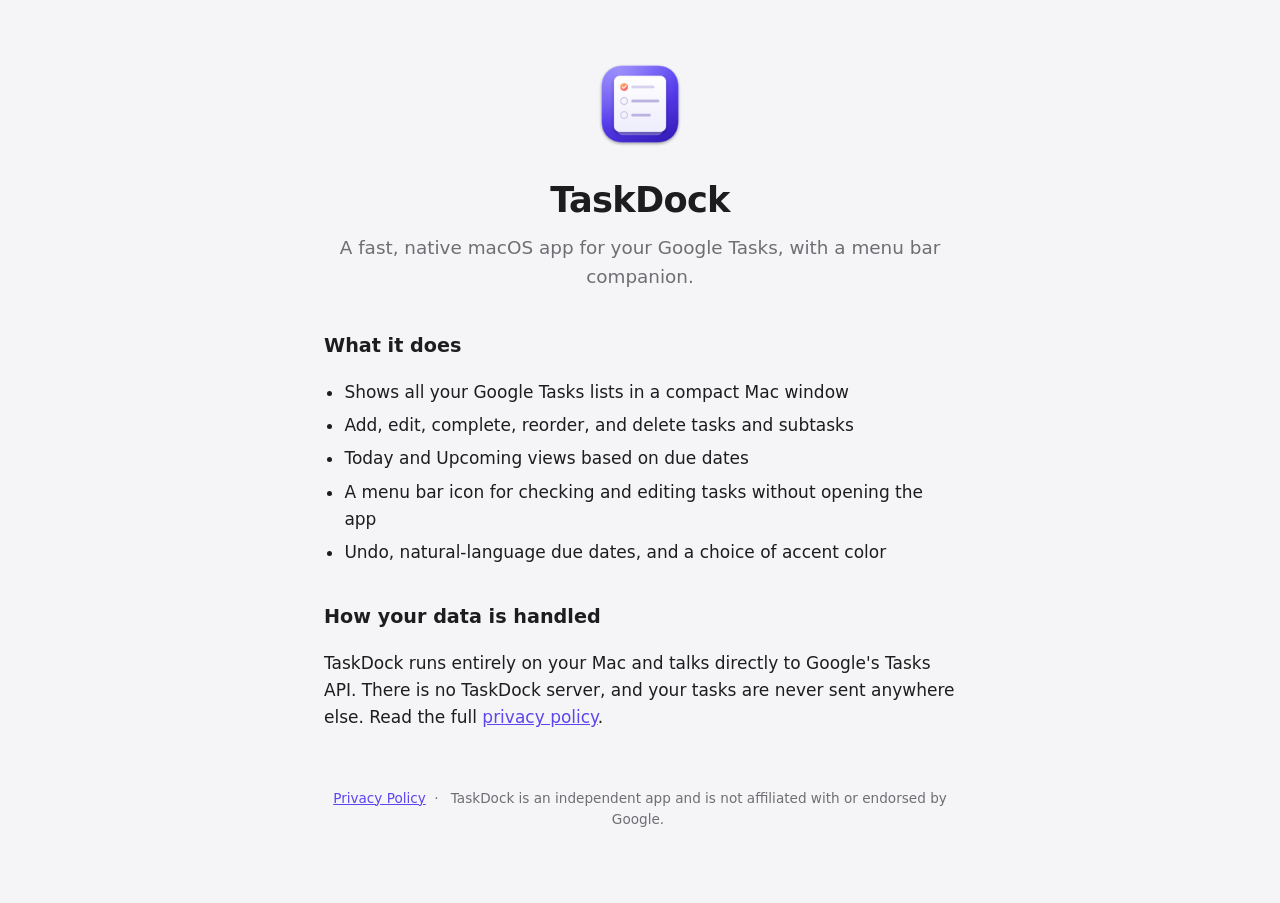
<file: index.html>
<!doctype html>
<html lang="en">
<head>
<meta charset="utf-8">
<meta name="viewport" content="width=device-width, initial-scale=1">
<title>TaskDock — a native Mac app for your Google Tasks</title>
<meta name="description" content="TaskDock is a native macOS app and menu bar companion for Google Tasks.">
<link rel="stylesheet" href="style.css">
</head>
<body>
<main>
  <header>
    <img src="icon.png" alt="TaskDock icon" width="96" height="96">
    <h1>TaskDock</h1>
    <p class="lead">A fast, native macOS app for your Google Tasks, with a menu bar companion.</p>
  </header>

  <section>
    <h2>What it does</h2>
    <ul>
      <li>Shows all your Google Tasks lists in a compact Mac window</li>
      <li>Add, edit, complete, reorder, and delete tasks and subtasks</li>
      <li>Today and Upcoming views based on due dates</li>
      <li>A menu bar icon for checking and editing tasks without opening the app</li>
      <li>Undo, natural-language due dates, and a choice of accent color</li>
    </ul>
  </section>

  <section>
    <h2>How your data is handled</h2>
    <p>TaskDock runs entirely on your Mac and talks directly to Google's Tasks API.
       There is no TaskDock server, and your tasks are never sent anywhere else.
       Read the full <a href="privacy.html">privacy policy</a>.</p>
  </section>

  <footer>
    <a href="privacy.html">Privacy Policy</a>
    <span>·</span>
    <span>TaskDock is an independent app and is not affiliated with or endorsed by Google.</span>
  </footer>
</main>
</body>
</html>
</file>
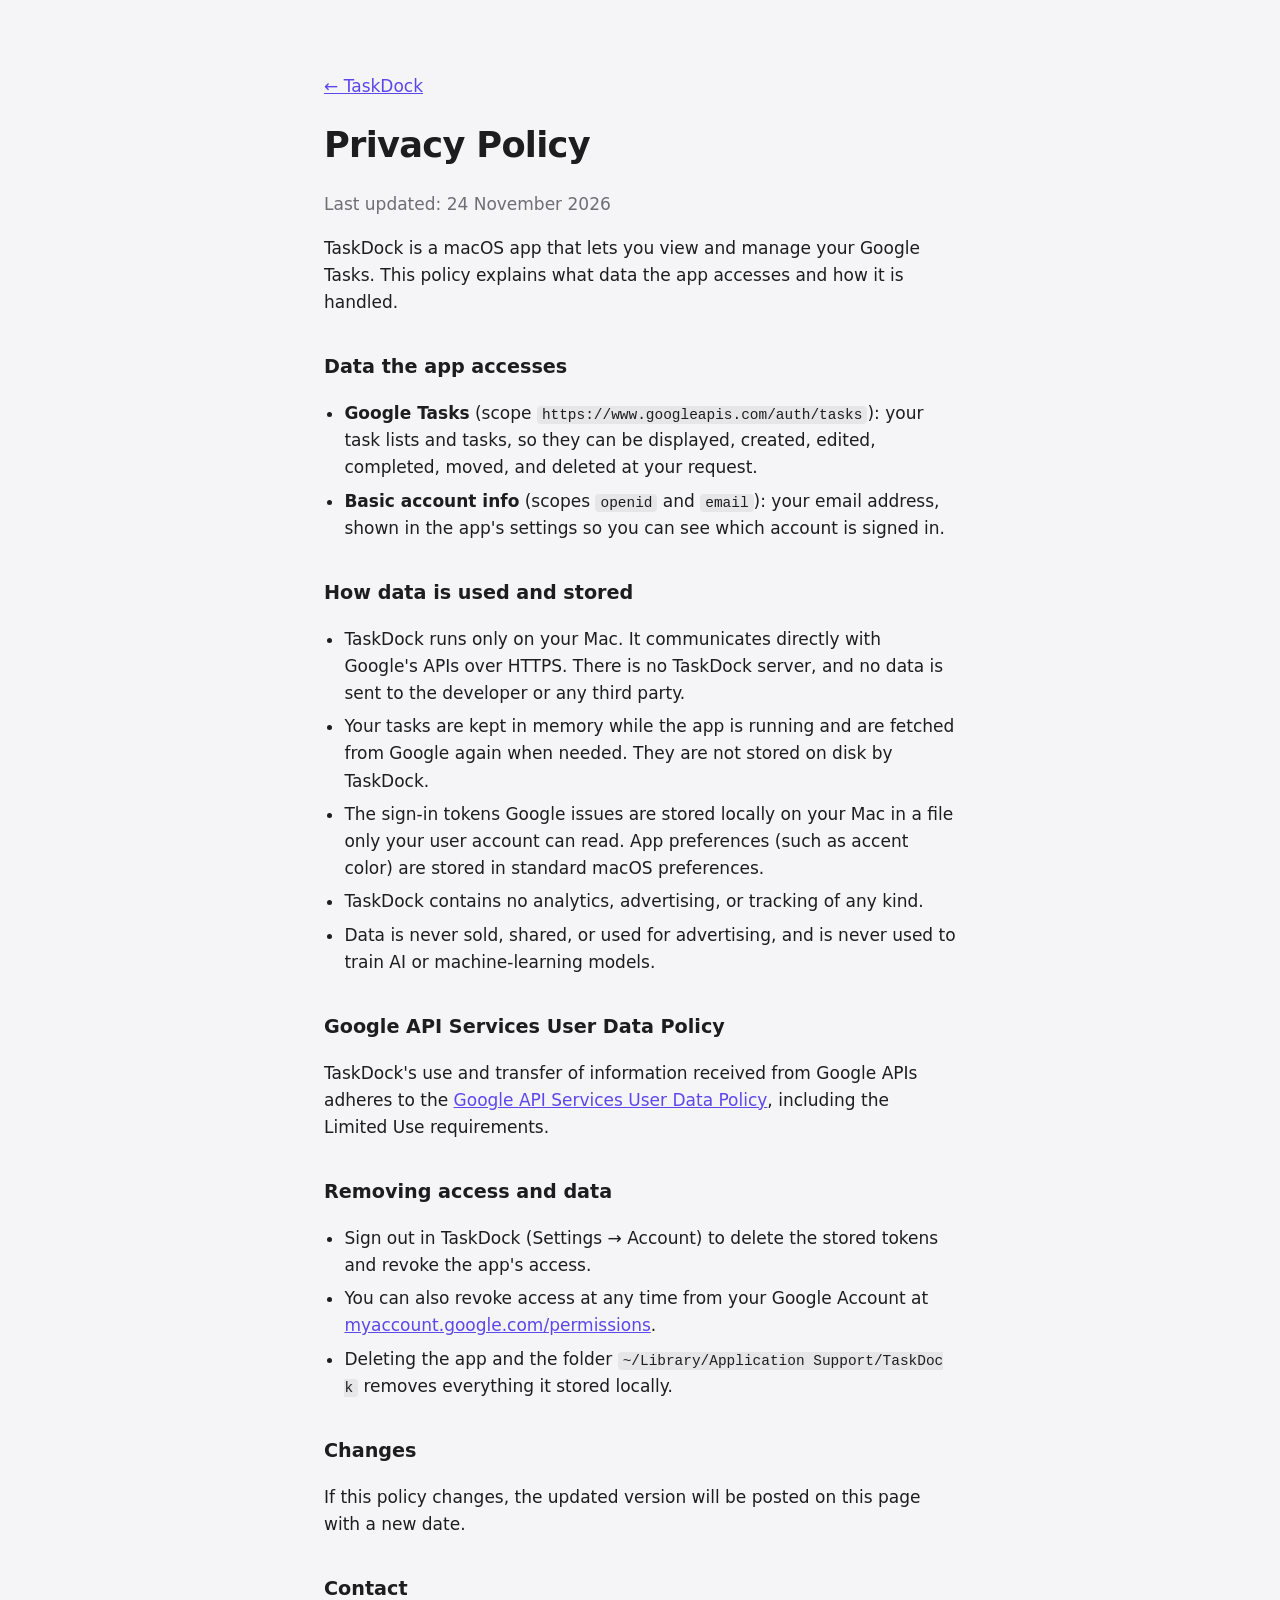
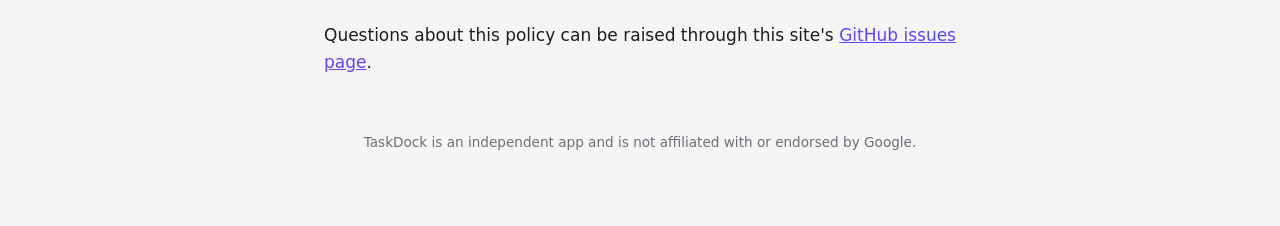
<file: privacy.html>
<!doctype html>
<html lang="en">
<head>
<meta charset="utf-8">
<meta name="viewport" content="width=device-width, initial-scale=1">
<title>Privacy Policy — TaskDock</title>
<link rel="stylesheet" href="style.css">
</head>
<body>
<main>
  <p><a href="index.html">← TaskDock</a></p>
  <h1>Privacy Policy</h1>
  <p class="muted">Last updated: 24 November 2026</p>

  <p>TaskDock is a macOS app that lets you view and manage your Google Tasks. This policy explains
     what data the app accesses and how it is handled.</p>

  <h2>Data the app accesses</h2>
  <ul>
    <li><strong>Google Tasks</strong> (scope <code>https://www.googleapis.com/auth/tasks</code>):
        your task lists and tasks, so they can be displayed, created, edited, completed, moved, and deleted at your request.</li>
    <li><strong>Basic account info</strong> (scopes <code>openid</code> and <code>email</code>):
        your email address, shown in the app's settings so you can see which account is signed in.</li>
  </ul>

  <h2>How data is used and stored</h2>
  <ul>
    <li>TaskDock runs only on your Mac. It communicates directly with Google's APIs over HTTPS.
        There is no TaskDock server, and no data is sent to the developer or any third party.</li>
    <li>Your tasks are kept in memory while the app is running and are fetched from Google again when needed.
        They are not stored on disk by TaskDock.</li>
    <li>The sign-in tokens Google issues are stored locally on your Mac in a file only your user account can read.
        App preferences (such as accent color) are stored in standard macOS preferences.</li>
    <li>TaskDock contains no analytics, advertising, or tracking of any kind.</li>
    <li>Data is never sold, shared, or used for advertising, and is never used to train AI or machine-learning models.</li>
  </ul>

  <h2>Google API Services User Data Policy</h2>
  <p>TaskDock's use and transfer of information received from Google APIs adheres to the
     <a href="https://developers.google.com/terms/api-services-user-data-policy">Google API Services User Data Policy</a>,
     including the Limited Use requirements.</p>

  <h2>Removing access and data</h2>
  <ul>
    <li>Sign out in TaskDock (Settings → Account) to delete the stored tokens and revoke the app's access.</li>
    <li>You can also revoke access at any time from your Google Account at
        <a href="https://myaccount.google.com/permissions">myaccount.google.com/permissions</a>.</li>
    <li>Deleting the app and the folder <code>~/Library/Application Support/TaskDock</code> removes everything it stored locally.</li>
  </ul>

  <h2>Changes</h2>
  <p>If this policy changes, the updated version will be posted on this page with a new date.</p>

  <h2>Contact</h2>
  <p>Questions about this policy can be raised through this site's
     <a href="https://github.com/burgershot/taskdock/issues">GitHub issues page</a>.</p>

  <footer>TaskDock is an independent app and is not affiliated with or endorsed by Google.</footer>
</main>
</body>
</html>
</file>
<file: style.css>
:root { color-scheme: light dark; --accent: #5c46f0; --muted: #6e6e73; }
* { box-sizing: border-box; }
body {
  margin: 0;
  font: 17px/1.6 -apple-system, BlinkMacSystemFont, "Segoe UI", system-ui, sans-serif;
  background: #f5f5f7; color: #1d1d1f;
}
main { max-width: 680px; margin: 0 auto; padding: 56px 24px 72px; }
header { text-align: center; margin-bottom: 40px; }
header img { border-radius: 22px; }
h1 { font-size: 2.2rem; margin: 12px 0 4px; letter-spacing: -0.02em; }
h2 { font-size: 1.2rem; margin-top: 36px; }
.lead { font-size: 1.15rem; color: var(--muted); margin: 0; }
.muted { color: var(--muted); }
a { color: var(--accent); }
code { font-size: 0.85em; background: rgba(127,127,127,.12); padding: 1px 5px; border-radius: 4px; word-break: break-all; }
ul { padding-left: 1.2em; }
li { margin: 6px 0; }
footer { margin-top: 56px; font-size: 0.85rem; color: var(--muted); text-align: center; }
footer span { margin: 0 4px; }
@media (prefers-color-scheme: dark) {
  body { background: #1c1c1e; color: #f5f5f7; }
  :root { --accent: #9d8cff; --muted: #a1a1a6; }
}
</file>
